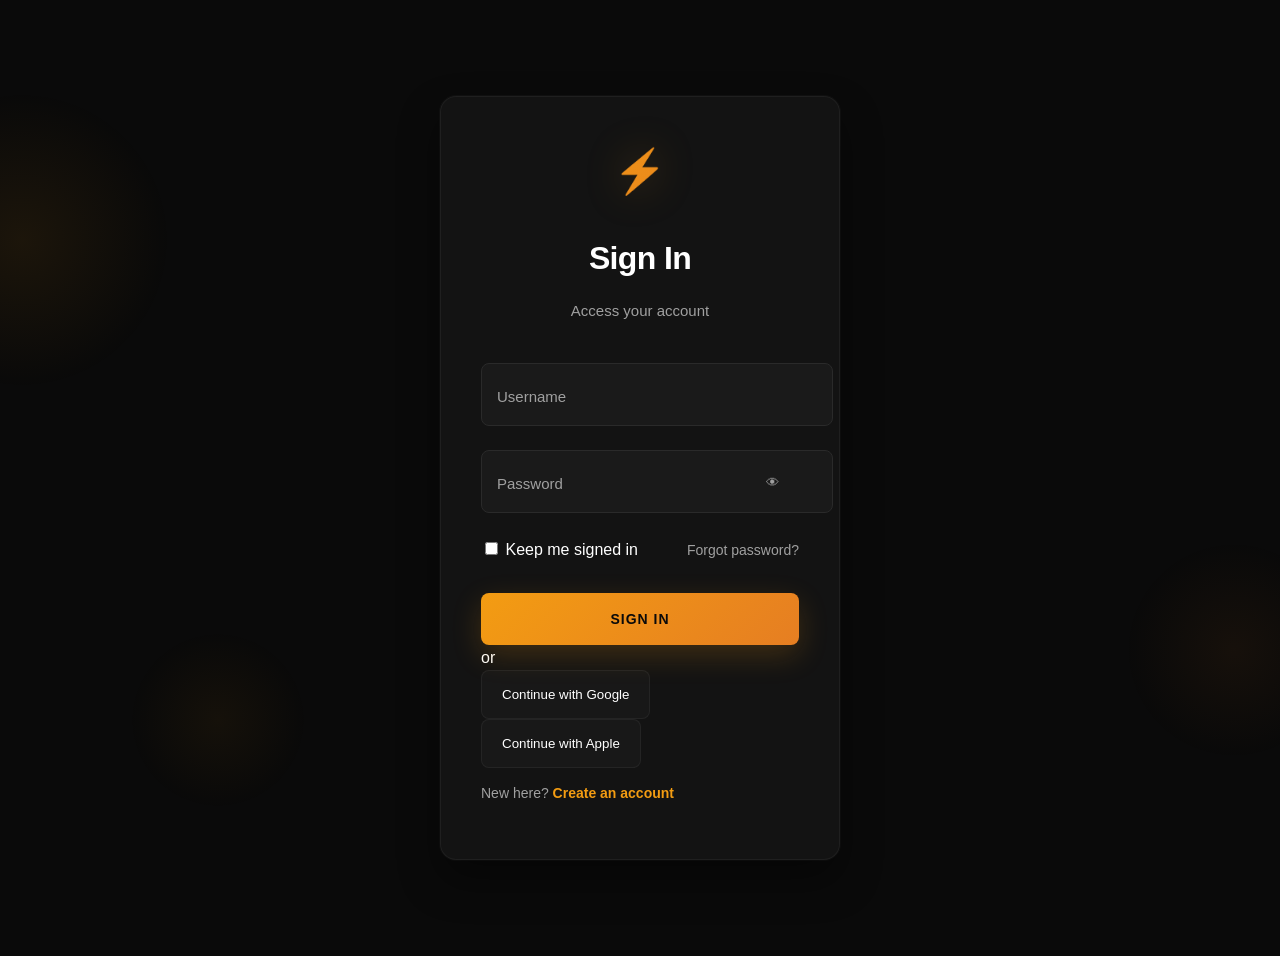
<file: login/index.html>
<!DOCTYPE html>
<html lang="en">
<head>
    <meta charset="UTF-8" />
    <meta name="viewport" content="width=device-width, initial-scale=1.0" />

    <title>Siapa kamu</title>

    <link rel="stylesheet" href="style.css" />

    <style>
        .alert-box{
            display:none;
            margin-bottom:15px;
            padding:12px;
            border-radius:10px;
            background:#ff4d4d;
            color:white;
            text-align:center;
            font-size:14px;
        }
    </style>
</head>

<body>

<div class="login-container">

    <div class="login-card">

        <div class="login-header">
            <div class="logo-icon">⚡</div>
            <h2>Sign In</h2>
            <p>Access your account</p>
        </div>

        <form class="login-form" id="loginForm">

            <!-- ALERT -->
            <div id="alertBox" class="alert-box"></div>

            <!-- USERNAME -->
            <div class="form-group">
                <div class="input-wrapper">

                    <input
                        type="text"
                        id="username"
                        name="username"
                        required
                    />

                    <label for="username">Username</label>

                    <span class="input-line"></span>

                </div>
            </div>

            <!-- PASSWORD -->
            <div class="form-group">
                <div class="input-wrapper password-wrapper">

                    <input
                        type="password"
                        id="password"
                        name="password"
                        required
                    />

                    <label for="password">Password</label>

                    <button
                        type="button"
                        class="password-toggle"
                        id="passwordToggle"
                    >
                        👁
                    </button>

                    <span class="input-line"></span>

                </div>
            </div>

            <!-- OPTIONS -->
            <div class="form-options">

                <div class="remember-wrapper">
                    <input type="checkbox" id="remember">

                    <label for="remember" class="checkbox-label">
                        Keep me signed in
                    </label>
                </div>

                <a href="#" class="forgot-password">
                    Forgot password?
                </a>

            </div>

            <!-- BUTTON -->
            <button type="submit" class="login-btn btn">
                <span class="btn-text">Sign In</span>
            </button>

        </form>

        <!-- DIVIDER -->
        <div class="divider">
            <span>or</span>
        </div>

        <!-- SOCIAL -->
        <div class="social-login">

            <button type="button" class="social-btn google-btn">
                Continue with Google
            </button>

            <button type="button" class="social-btn apple-btn">
                Continue with Apple
            </button>

        </div>

        <!-- SIGNUP -->
        <div class="signup-link">
            <p>
                New here?
                <a href="../login/register.html">
                    Create an account
                </a>
            </p>
        </div>

    </div>

    <!-- BACKGROUND -->
    <div class="background-effects">
        <div class="glow-orb glow-orb-1"></div>
        <div class="glow-orb glow-orb-2"></div>
        <div class="glow-orb glow-orb-3"></div>
    </div>

</div>

<script src="js/login.js"></script>

</body>
</html>
</file>
<file: login/style.css>
/* ============================= */
/* MATCHING AMBER LUXURY THEME  */
/* ============================= */

:root {
    --primary-dark: #0a0a0a;
    --secondary-dark: #151515;
    --card-dark: #1a1a1a;

    --accent-color: #f39c12;
    --accent-secondary: #e67e22;

    --text-light: #ffffff;
    --text-gray: #a0a0a0;

    --border-color: #2a2a2a;

    --accent-glow: rgba(243, 156, 18, 0.3);
}

/* BODY */
body {
    font-family: 'Inter', -apple-system, BlinkMacSystemFont, 'Segoe UI', Roboto, sans-serif;
    background: var(--primary-dark);
    min-height: 100vh;
    display: flex;
    align-items: center;
    justify-content: center;
    padding: 20px;
    line-height: 1.6;
    overflow: hidden;
    color: var(--text-light);
}

/* LOGIN CONTAINER */
.login-container {
    width: 100%;
    max-width: 400px;
    position: relative;
    z-index: 10;
}

/* LOGIN CARD */
.login-card {
    background: rgba(21, 21, 21, 0.95);
    border: 1px solid rgba(255, 255, 255, 0.05);
    border-radius: 16px;
    padding: 40px;
    backdrop-filter: blur(20px);

    box-shadow:
        0 20px 40px rgba(0, 0, 0, 0.4),
        0 0 0 1px rgba(255, 255, 255, 0.03);

    position: relative;
    transition: all 0.35s ease;
}

.login-card::before {
    content: '';
    position: absolute;
    top: 0;
    left: 0;
    right: 0;
    height: 1px;

    background: linear-gradient(
        90deg,
        transparent,
        var(--accent-color),
        transparent
    );

    opacity: 0;
    transition: opacity 0.3s ease;
}

.login-card:hover::before {
    opacity: 1;
}

.login-card:hover {
    transform: translateY(-3px);

    border-color: rgba(243, 156, 18, 0.2);

    box-shadow:
        0 25px 60px rgba(0, 0, 0, 0.5),
        0 0 40px rgba(243, 156, 18, 0.12);
}

/* HEADER */
.login-header {
    text-align: center;
    margin-bottom: 40px;
}

.logo-icon {
    font-size: 2.7rem;
    margin-bottom: 16px;

    background: linear-gradient(
        135deg,
        var(--accent-color),
        var(--accent-secondary)
    );

    -webkit-background-clip: text;
    -webkit-text-fill-color: transparent;

    filter: drop-shadow(0 0 20px rgba(243, 156, 18, 0.25));

    animation: pulse 2s ease-in-out infinite alternate;
}

.login-header h2 {
    color: var(--text-light);
    font-size: 2rem;
    font-weight: 700;
    margin-bottom: 8px;
    letter-spacing: -0.02em;
}

.login-header p {
    color: var(--text-gray);
    font-size: 15px;
}

/* INPUT GROUP */
.form-group {
    margin-bottom: 24px;
}

.input-wrapper {
    position: relative;
    margin-bottom: 24px;
}

.input-wrapper input {
    width: 100%;

    background: var(--card-dark);

    border: 1px solid var(--border-color);
    border-radius: 8px;

    padding: 22px 16px;

    color: var(--text-light);
    font-size: 15px;

    outline: none;

    transition: all 0.3s ease;
}

.input-wrapper input:focus {
    border-color: var(--accent-color);

    background: rgba(26, 26, 26, 0.9);

    box-shadow:
        0 0 0 3px rgba(243, 156, 18, 0.1),
        0 6px 20px rgba(243, 156, 18, 0.12);
}

/* FLOATING LABEL */
.input-wrapper label {
    position: absolute;

    left: 16px;
    top: 22px;

    color: var(--text-gray);

    font-size: 15px;

    pointer-events: none;

    transition: all 0.3s ease;
    transform-origin: left top;
}

.input-wrapper input:focus + label,
.input-wrapper input:valid + label {
    transform: translateY(-30px) scale(0.85);

    color: var(--accent-color);
    font-weight: 500;
}

/* INPUT LINE */
.input-line {
    position: absolute;
    left: 50%;
    bottom: 0;

    width: 0;
    height: 2px;

    transform: translateX(-50%);

    background: linear-gradient(
        90deg,
        var(--accent-color),
        var(--accent-secondary)
    );

    transition: width 0.3s ease;
}

.input-wrapper input:focus ~ .input-line {
    width: 100%;
}

/* PASSWORD BUTTON */
.password-toggle {
    position: absolute;

    right: 12px;
    top: 50%;

    transform: translateY(-50%);

    background: transparent;
    border: none;

    color: var(--text-gray);

    cursor: pointer;

    padding: 8px;
    border-radius: 6px;

    transition: all 0.3s ease;
}

.password-toggle:hover {
    color: var(--accent-color);

    background: rgba(243, 156, 18, 0.08);
}

/* OPTIONS */
.form-options {
    display: flex;
    justify-content: space-between;
    align-items: center;

    margin-bottom: 30px;

    gap: 12px;
}

/* FORGOT PASSWORD */
.forgot-password {
    color: var(--text-gray);
    text-decoration: none;
    font-size: 14px;

    transition: color 0.3s ease;
}

.forgot-password:hover {
    color: var(--accent-color);
}

/* LOGIN BUTTON */
.login-btn {
    width: 100%;

    background: linear-gradient(
        135deg,
        var(--accent-color),
        var(--accent-secondary)
    );

    color: var(--primary-dark);

    border: none;
    border-radius: 8px;

    padding: 18px 24px;

    font-size: 14px;
    font-weight: 700;

    letter-spacing: 1px;
    text-transform: uppercase;

    cursor: pointer;

    position: relative;
    overflow: hidden;

    transition: all 0.3s ease;

    box-shadow:
        0 10px 30px rgba(243, 156, 18, 0.2);
}

.login-btn:hover {
    transform: translateY(-2px);

    box-shadow:
        0 15px 35px rgba(243, 156, 18, 0.3),
        0 0 30px rgba(243, 156, 18, 0.15);
}

/* BUTTON SHINE */
.btn-glow {
    position: absolute;

    top: 0;
    left: -100%;

    width: 100%;
    height: 100%;

    background: linear-gradient(
        90deg,
        transparent,
        rgba(255,255,255,0.25),
        transparent
    );

    transition: left 0.5s ease;
}

.login-btn:hover .btn-glow {
    left: 100%;
}

/* SOCIAL BUTTONS */
.social-btn {
    background: rgba(26, 26, 26, 0.9);

    border: 1px solid rgba(255,255,255,0.05);

    border-radius: 8px;

    padding: 16px 20px;

    color: var(--text-light);

    transition: all 0.3s ease;
}

.social-btn:hover {
    border-color: rgba(243, 156, 18, 0.25);

    transform: translateY(-2px);

    box-shadow:
        0 10px 25px rgba(243, 156, 18, 0.08);
}

/* SOCIAL ICON */
.social-icon {
    width: 20px;
    height: 20px;

    background-size: contain;
    background-repeat: no-repeat;
    background-position: center;

    flex-shrink: 0;
}

/* GOOGLE ICON */
.google-icon {
    background-image: url("data:image/svg+xml,%3csvg xmlns='http://www.w3.org/2000/svg' viewBox='0 0 24 24'%3e%3cpath fill='%23ea4335' d='M22.56 12.25c0-.78-.07-1.53-.2-2.25H12v4.26h5.92c-.26 1.37-1.04 2.53-2.21 3.31v2.77h3.57c2.08-1.92 3.28-4.74 3.28-8.09z'/%3e%3cpath fill='%2334a853' d='M12 23c2.97 0 5.46-.98 7.28-2.66l-3.57-2.77c-.98.66-2.23 1.06-3.71 1.06-2.86 0-5.29-1.93-6.16-4.53H2.18v2.84C3.99 20.53 7.7 23 12 23z'/%3e%3cpath fill='%23fbbc05' d='M5.84 14.09c-.22-.66-.35-1.36-.35-2.09s.13-1.43.35-2.09V7.07H2.18C1.43 8.55 1 10.22 1 12s.43 3.45 1.18 4.93l2.85-2.22.81-.62z'/%3e%3cpath fill='%23ea4335' d='M12 5.38c1.62 0 3.06.56 4.21 1.64l3.15-3.15C17.45 2.09 14.97 1 12 1 7.7 1 3.99 3.47 2.18 7.07l3.66 2.84c.87-2.6 3.3-4.53 6.16-4.53z'/%3e%3c/svg%3e");
}

/* APPLE ICON */
.apple-icon {
    background-image: url("data:image/svg+xml,%3csvg xmlns='http://www.w3.org/2000/svg' viewBox='0 0 24 24' fill='white'%3e%3cpath d='M18.71 19.5c-.83 1.24-1.71 2.45-3.05 2.47-1.34.03-1.77-.79-3.29-.79-1.53 0-2 .77-3.27.82-1.31.05-2.3-1.32-3.14-2.53C4.25 17 2.94 12.45 4.7 9.39c.87-1.52 2.43-2.48 4.12-2.51 1.28-.02 2.5.87 3.29.87.78 0 2.26-1.07 3.81-.91.65.03 2.47.26 3.64 1.98-.09.06-2.17 1.28-2.15 3.81.03 3.02 2.65 4.03 2.68 4.04-.03.07-.42 1.44-1.38 2.83M13 3.5c.73-.83 1.94-1.46 2.94-1.5.13 1.17-.34 2.35-1.04 3.19-.69.85-1.83 1.51-2.95 1.42-.15-1.15.41-2.35 1.05-3.11z'/%3e%3c/svg%3e");
}

/* SIGNUP */
.signup-link p {
    color: var(--text-gray);
    font-size: 14px;
}

.signup-link a {
    color: var(--accent-color);

    text-decoration: none;
    font-weight: 600;

    transition: all 0.3s ease;
}

.signup-link a:hover {
    color: var(--accent-secondary);
}

/* BACKGROUND ORBS */
.background-effects {
    position: fixed;
    inset: 0;
    overflow: hidden;
    pointer-events: none;
}

.glow-orb {
    position: absolute;
    border-radius: 50%;

    animation: float 8s ease-in-out infinite;
}

.glow-orb-1 {
    width: 300px;
    height: 300px;

    top: 10%;
    left: -10%;

    background:
        radial-gradient(
            circle,
            rgba(243, 156, 18, 0.08),
            transparent 70%
        );
}

.glow-orb-2 {
    width: 220px;
    height: 220px;

    right: -5%;
    top: 60%;

    background:
        radial-gradient(
            circle,
            rgba(230, 126, 34, 0.06),
            transparent 70%
        );

    animation-delay: -2s;
}

.glow-orb-3 {
    width: 180px;
    height: 180px;

    left: 10%;
    bottom: 10%;

    background:
        radial-gradient(
            circle,
            rgba(243, 156, 18, 0.05),
            transparent 70%
        );

    animation-delay: -4s;
}

/* ANIMATIONS */
@keyframes pulse {
    from {
        filter: drop-shadow(0 0 15px rgba(243, 156, 18, 0.2));
    }

    to {
        filter: drop-shadow(0 0 28px rgba(243, 156, 18, 0.4));
    }
}

@keyframes float {
    0%,100% {
        transform: translateY(0) translateX(0);
    }

    33% {
        transform: translateY(-20px) translateX(10px);
    }

    66% {
        transform: translateY(10px) translateX(-10px);
    }
}

/* MOBILE */
@media (max-width: 480px) {

    .login-card {
        padding: 26px;
    }

    .login-header h2 {
        font-size: 1.7rem;
    }

    .form-options {
        flex-direction: column;
        align-items: flex-start;
    }
}
</file>
